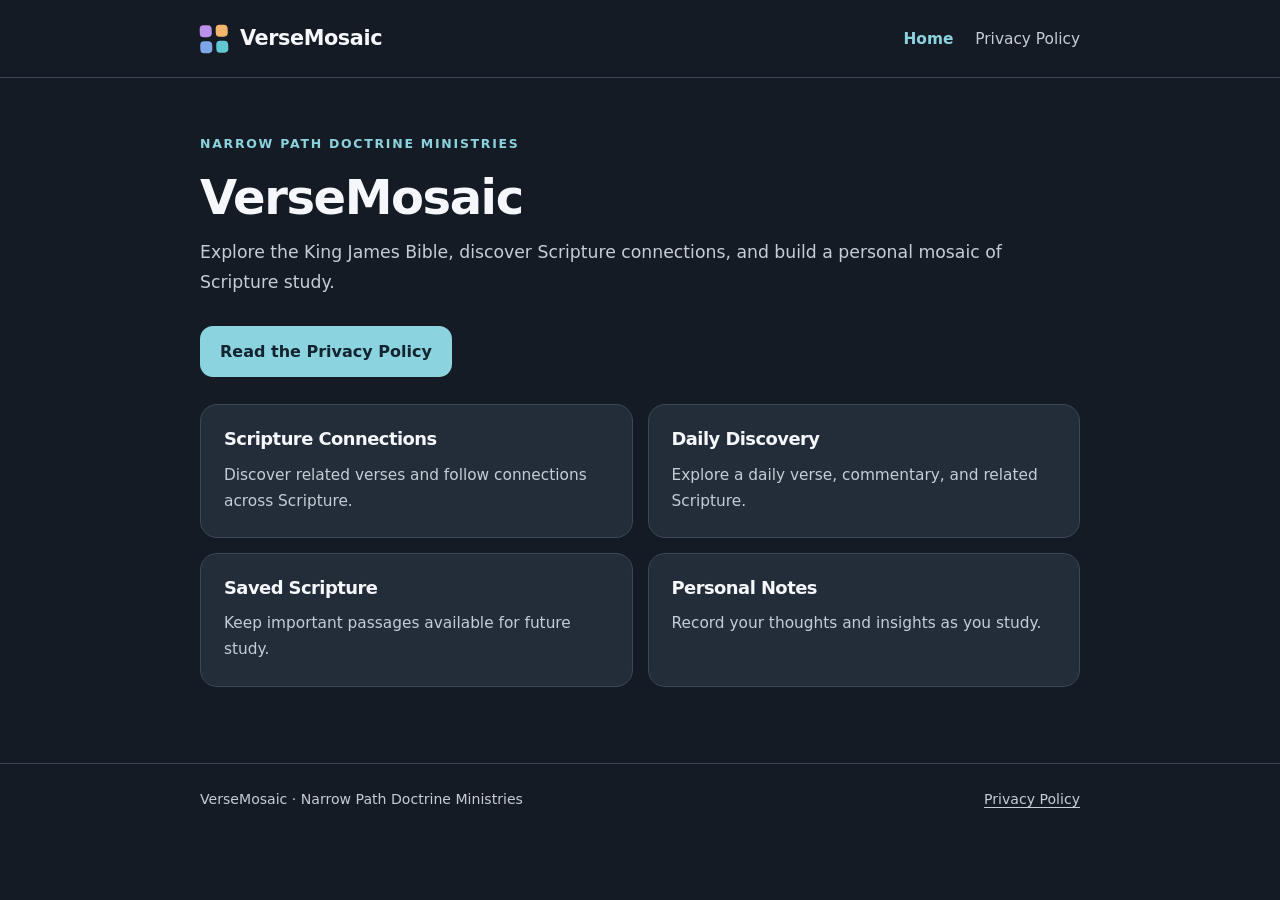
<file: index.html>
<!doctype html>
<html lang="en"><head>
<meta charset="utf-8"><meta name="viewport" content="width=device-width,initial-scale=1">
<meta name="theme-color" content="#151b25">
<meta name="description" content="VerseMosaic: King James Bible study, Scripture connections, Daily Discovery, notes, and saved verses.">
<title>VerseMosaic | Narrow Path Doctrine Ministries</title><link rel="stylesheet" href="style.css">
</head><body>
<header class="site-header"><nav class="wrap nav" aria-label="Main navigation">
<a class="brand" href="index.html"><span class="logo" aria-hidden="true"><i></i><i></i><i></i><i></i></span>VerseMosaic</a>
<div class="nav-links"><a href="index.html" aria-current="page">Home</a><a href="privacy.html">Privacy Policy</a></div>
</nav></header>
<main class="wrap">
<p class="eyebrow">Narrow Path Doctrine Ministries</p><h1>VerseMosaic</h1>
<p class="lead">Explore the King James Bible, discover Scripture connections, and build a personal mosaic of Scripture study.</p>
<a class="button" href="privacy.html">Read the Privacy Policy</a>
<div class="feature-list">
<div class="feature"><h2>Scripture Connections</h2><p>Discover related verses and follow connections across Scripture.</p></div>
<div class="feature"><h2>Daily Discovery</h2><p>Explore a daily verse, commentary, and related Scripture.</p></div>
<div class="feature"><h2>Saved Scripture</h2><p>Keep important passages available for future study.</p></div>
<div class="feature"><h2>Personal Notes</h2><p>Record your thoughts and insights as you study.</p></div>
</div>
</main>
<footer><div class="wrap"><span>VerseMosaic · Narrow Path Doctrine Ministries</span><span><a href="privacy.html">Privacy Policy</a></span></div></footer>
</body></html>
</file>
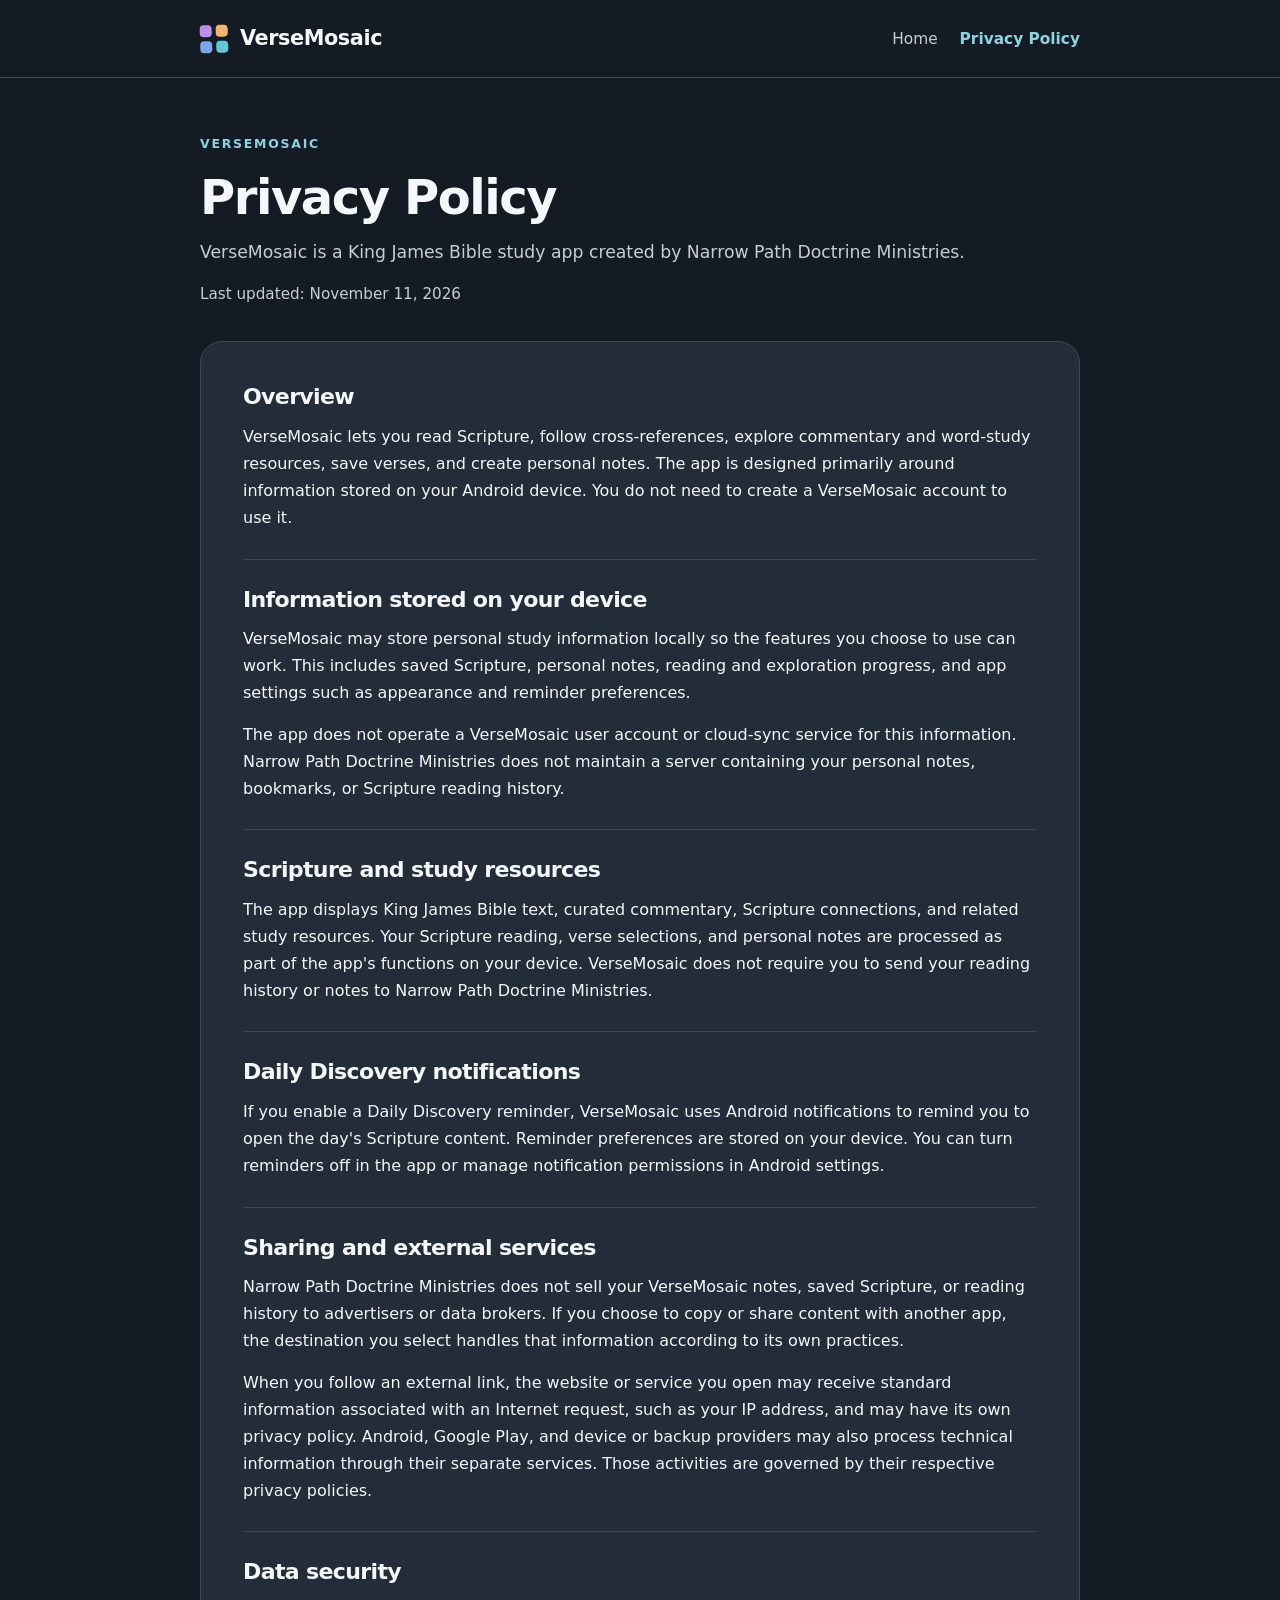
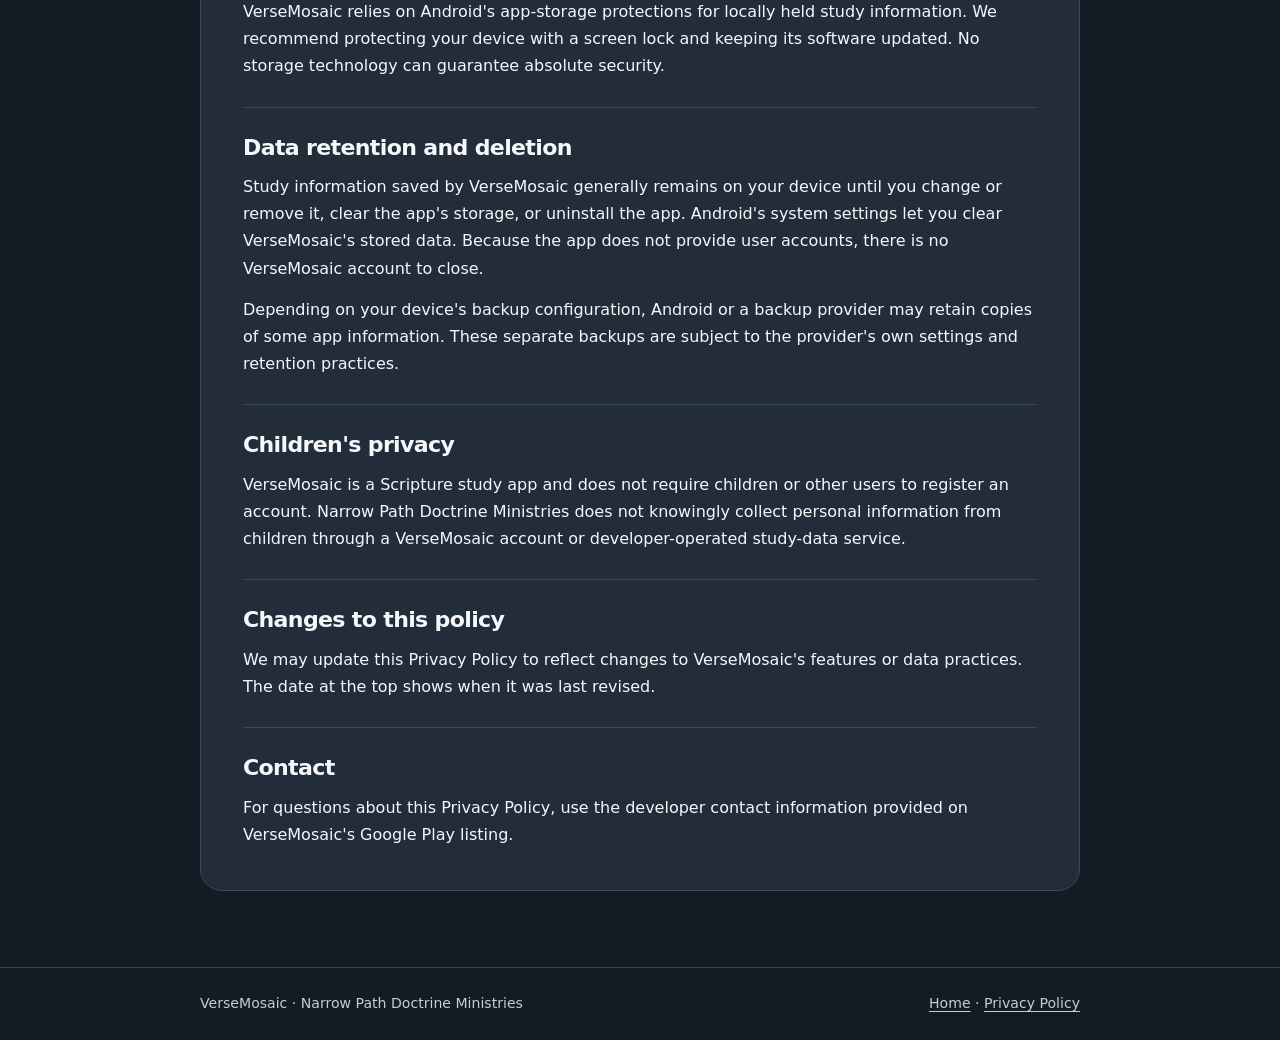
<file: privacy.html>
<!doctype html>
<html lang="en"><head>
<meta charset="utf-8"><meta name="viewport" content="width=device-width,initial-scale=1">
<meta name="theme-color" content="#151b25">
<meta name="description" content="Privacy Policy for VerseMosaic by Narrow Path Doctrine Ministries.">
<title>Privacy Policy | VerseMosaic</title><link rel="stylesheet" href="style.css">
</head><body>
<header class="site-header"><nav class="wrap nav" aria-label="Main navigation">
<a class="brand" href="index.html"><span class="logo" aria-hidden="true"><i></i><i></i><i></i><i></i></span>VerseMosaic</a>
<div class="nav-links"><a href="index.html">Home</a><a href="privacy.html" aria-current="page">Privacy Policy</a></div>
</nav></header>
<main class="wrap">
<p class="eyebrow">VerseMosaic</p><h1>Privacy Policy</h1>
<p class="lead">VerseMosaic is a King James Bible study app created by Narrow Path Doctrine Ministries.</p>
<p class="updated">Last updated: November 11, 2026</p>
<article class="card">
<section><h2>Overview</h2>
<p>VerseMosaic lets you read Scripture, follow cross-references, explore commentary and word-study resources, save verses, and create personal notes. The app is designed primarily around information stored on your Android device. You do not need to create a VerseMosaic account to use it.</p>
</section>
<section><h2>Information stored on your device</h2>
<p>VerseMosaic may store personal study information locally so the features you choose to use can work. This includes saved Scripture, personal notes, reading and exploration progress, and app settings such as appearance and reminder preferences.</p>
<p>The app does not operate a VerseMosaic user account or cloud-sync service for this information. Narrow Path Doctrine Ministries does not maintain a server containing your personal notes, bookmarks, or Scripture reading history.</p>
</section>
<section><h2>Scripture and study resources</h2>
<p>The app displays King James Bible text, curated commentary, Scripture connections, and related study resources. Your Scripture reading, verse selections, and personal notes are processed as part of the app's functions on your device. VerseMosaic does not require you to send your reading history or notes to Narrow Path Doctrine Ministries.</p>
</section>
<section><h2>Daily Discovery notifications</h2>
<p>If you enable a Daily Discovery reminder, VerseMosaic uses Android notifications to remind you to open the day's Scripture content. Reminder preferences are stored on your device. You can turn reminders off in the app or manage notification permissions in Android settings.</p>
</section>
<section><h2>Sharing and external services</h2>
<p>Narrow Path Doctrine Ministries does not sell your VerseMosaic notes, saved Scripture, or reading history to advertisers or data brokers. If you choose to copy or share content with another app, the destination you select handles that information according to its own practices.</p>
<p>When you follow an external link, the website or service you open may receive standard information associated with an Internet request, such as your IP address, and may have its own privacy policy. Android, Google Play, and device or backup providers may also process technical information through their separate services. Those activities are governed by their respective privacy policies.</p>
</section>
<section><h2>Data security</h2>
<p>VerseMosaic relies on Android's app-storage protections for locally held study information. We recommend protecting your device with a screen lock and keeping its software updated. No storage technology can guarantee absolute security.</p>
</section>
<section><h2>Data retention and deletion</h2>
<p>Study information saved by VerseMosaic generally remains on your device until you change or remove it, clear the app's storage, or uninstall the app. Android's system settings let you clear VerseMosaic's stored data. Because the app does not provide user accounts, there is no VerseMosaic account to close.</p>
<p>Depending on your device's backup configuration, Android or a backup provider may retain copies of some app information. These separate backups are subject to the provider's own settings and retention practices.</p>
</section>
<section><h2>Children's privacy</h2>
<p>VerseMosaic is a Scripture study app and does not require children or other users to register an account. Narrow Path Doctrine Ministries does not knowingly collect personal information from children through a VerseMosaic account or developer-operated study-data service.</p>
</section>
<section><h2>Changes to this policy</h2>
<p>We may update this Privacy Policy to reflect changes to VerseMosaic's features or data practices. The date at the top shows when it was last revised.</p>
</section>
<section><h2>Contact</h2>
<p>For questions about this Privacy Policy, use the developer contact information provided on VerseMosaic's Google Play listing.</p>
</section>
</article>
</main>
<footer><div class="wrap"><span>VerseMosaic · Narrow Path Doctrine Ministries</span><span><a href="index.html">Home</a> · <a href="privacy.html">Privacy Policy</a></span></div></footer>
</body></html>
</file>
<file: style.css>
:root{color-scheme:dark;--bg:#151b25;--surface:#222d39;--text:#f5f7fb;--muted:#c5cdd6;--cyan:#8bd4df;--border:#3a4955}
*{box-sizing:border-box}html{font-family:system-ui,-apple-system,"Segoe UI",Roboto,Arial,sans-serif;scroll-behavior:smooth}body{margin:0;background:var(--bg);color:var(--text);line-height:1.7}a{color:var(--cyan);text-underline-offset:3px}a:focus-visible{outline:3px solid #f0b46f;outline-offset:4px;border-radius:3px}.wrap{width:min(100% - 32px,880px);margin:auto}.site-header{border-bottom:1px solid var(--border);padding:21px 0}.nav{display:flex;align-items:center;justify-content:space-between;gap:16px;flex-wrap:wrap}.brand{color:var(--text);font-weight:750;font-size:1.3rem;text-decoration:none;display:inline-flex;gap:12px;align-items:center;letter-spacing:-.02em}.brand:hover{color:var(--text)}.logo{display:grid;grid-template-columns:repeat(2,12px);gap:4px;transform:rotate(-2deg)}.logo i{height:12px;width:12px;border-radius:4px;display:block}.logo i:nth-child(1){background:#bc91e9}.logo i:nth-child(2){background:#f1b56d}.logo i:nth-child(3){background:#7da7e8}.logo i:nth-child(4){background:#60c7d3}.nav-links{display:flex;gap:22px}.nav-links a{font-size:.96rem;text-decoration:none;color:var(--muted)}.nav-links a[aria-current=page]{color:var(--cyan);font-weight:700}main{padding:55px 0 76px}h1,h2{line-height:1.2;letter-spacing:-.03em}h1{font-size:clamp(2.1rem,5vw,3rem);margin:9px 0 12px}h2{font-size:1.38rem;margin:0 0 12px}.eyebrow{font-size:.78rem;letter-spacing:.14em;text-transform:uppercase;color:var(--cyan);font-weight:700}.lead{color:var(--muted);font-size:1.08rem;margin:0 0 14px}.updated{font-size:.95rem;color:var(--muted);margin:0 0 34px}.card{background:var(--surface);border:1px solid var(--border);border-radius:22px;padding:clamp(22px,4.8vw,42px)}.card section+section{margin-top:27px;padding-top:27px;border-top:1px solid var(--border)}p{margin:0 0 14px}.card p:last-child{margin-bottom:0}ul{padding-left:22px}li{margin:6px 0}.intro{padding-bottom:26px}.feature-list{display:grid;grid-template-columns:1fr 1fr;gap:15px;margin:27px 0 0}.feature{padding:23px;border:1px solid var(--border);background:var(--surface);border-radius:17px}.feature h2{font-size:1.12rem}.feature p{color:var(--muted);font-size:.96rem;margin:0}.button{display:inline-block;background:var(--cyan);color:#13232f;padding:12px 20px;border-radius:13px;text-decoration:none;font-weight:750;margin-top:15px}.button:hover{background:#afe6ee;color:#13232f}footer{border-top:1px solid var(--border);color:var(--muted);font-size:.88rem;padding:24px 0}footer .wrap{display:flex;justify-content:space-between;gap:14px;flex-wrap:wrap}footer a{color:var(--muted)}@media(max-width:640px){main{padding-top:36px}.feature-list{grid-template-columns:1fr}.nav-links{gap:15px}}
</file>
